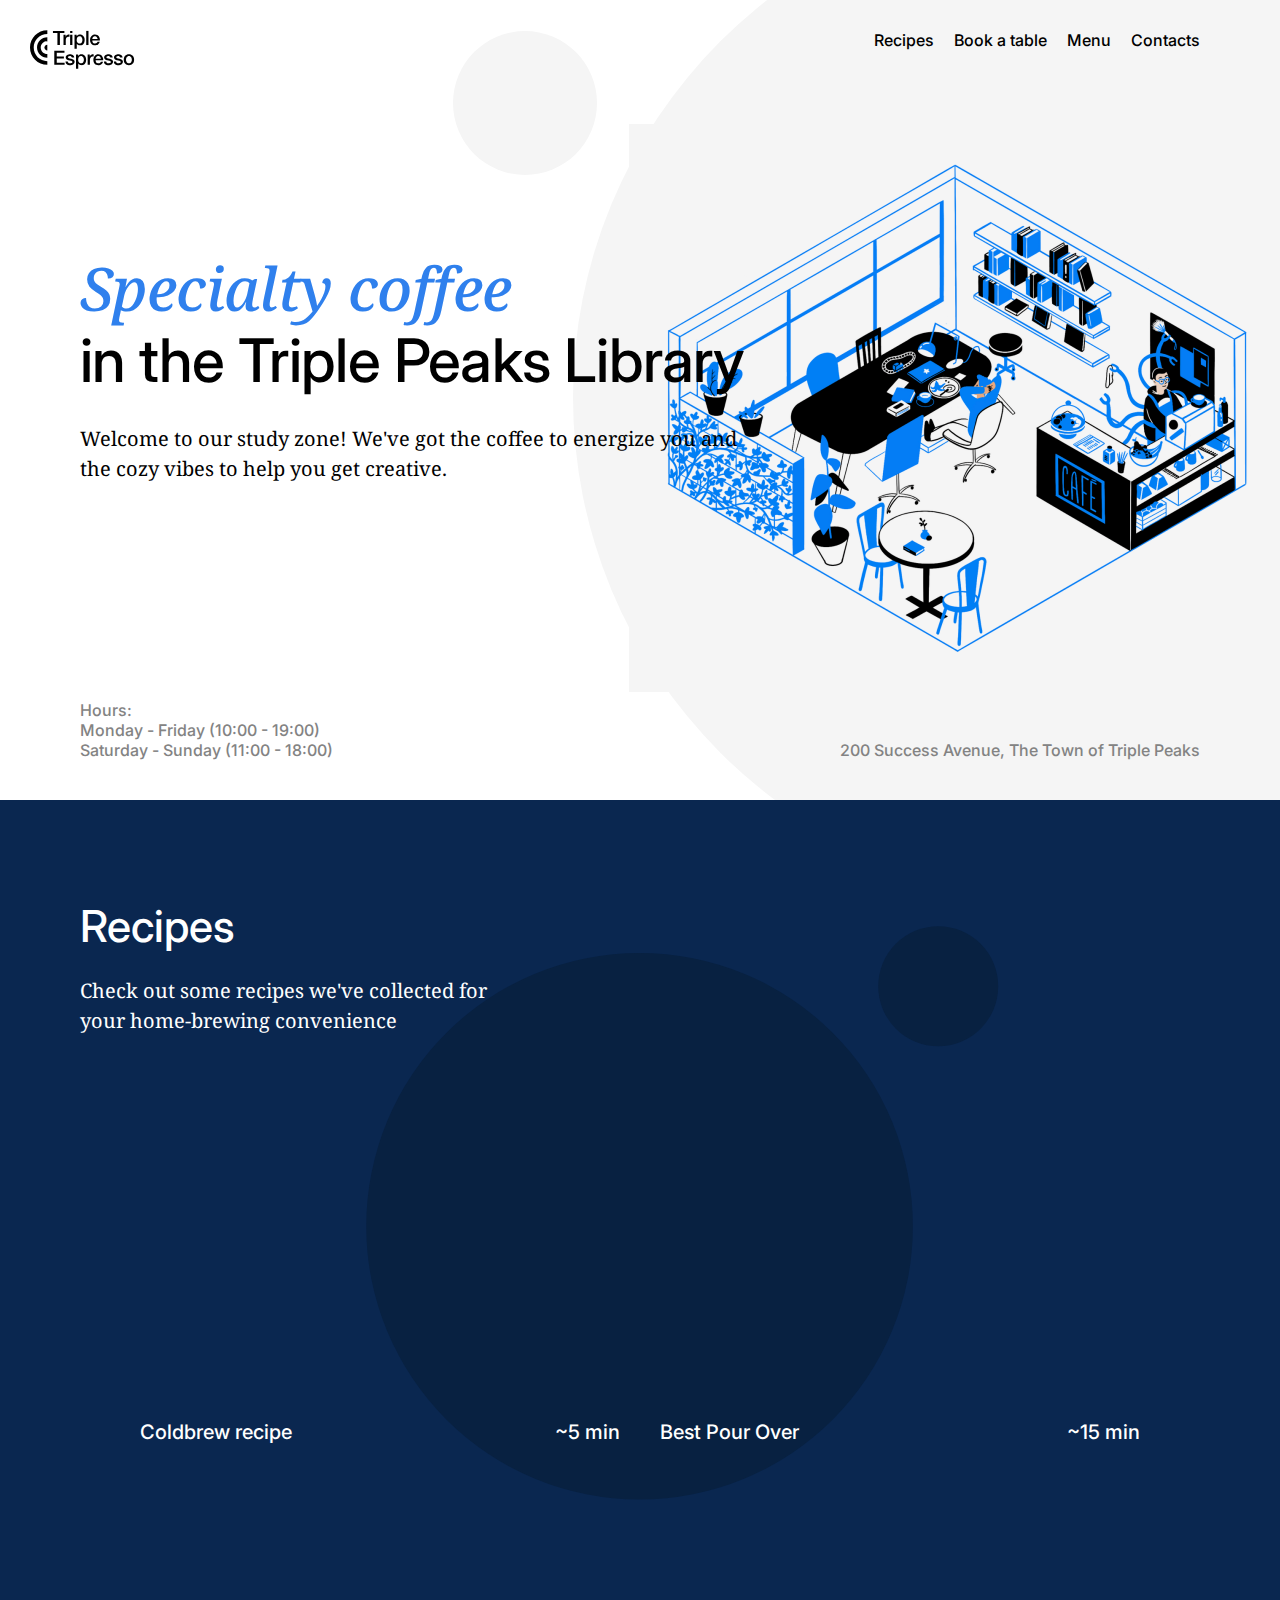
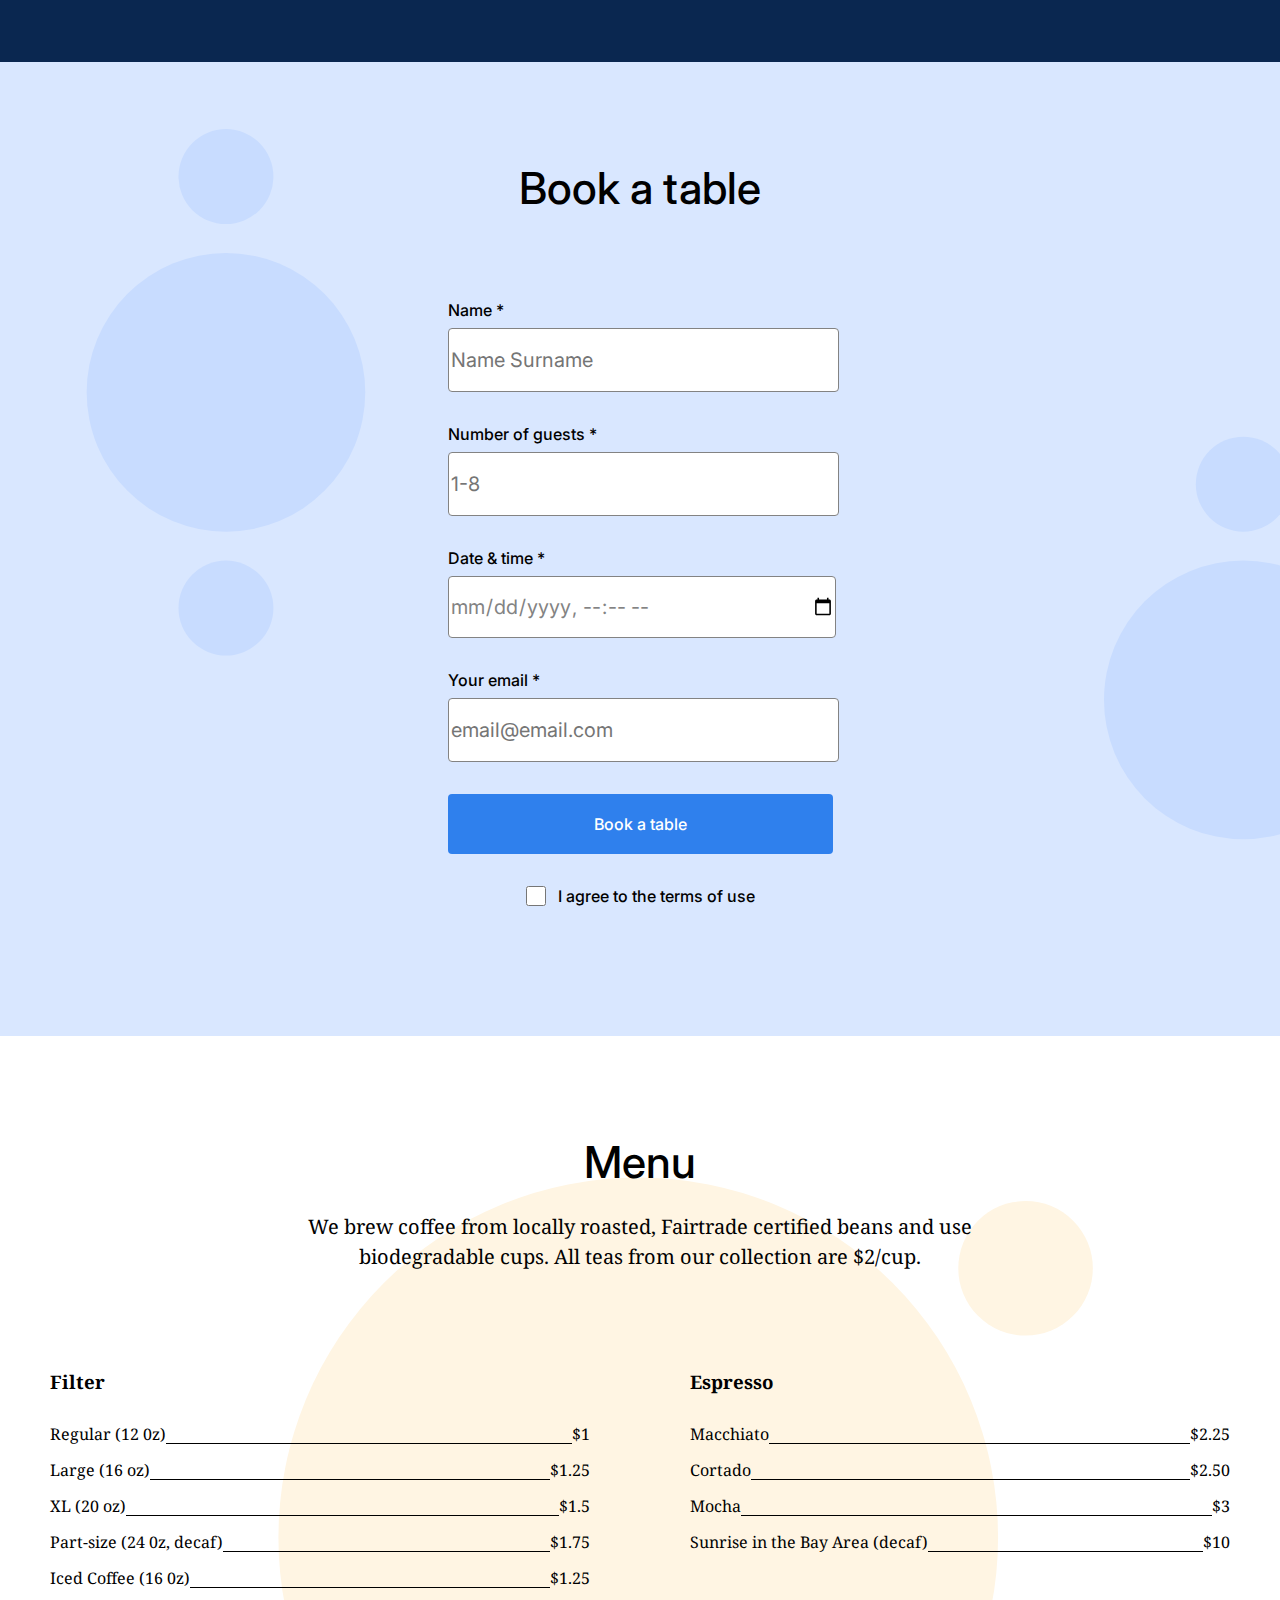
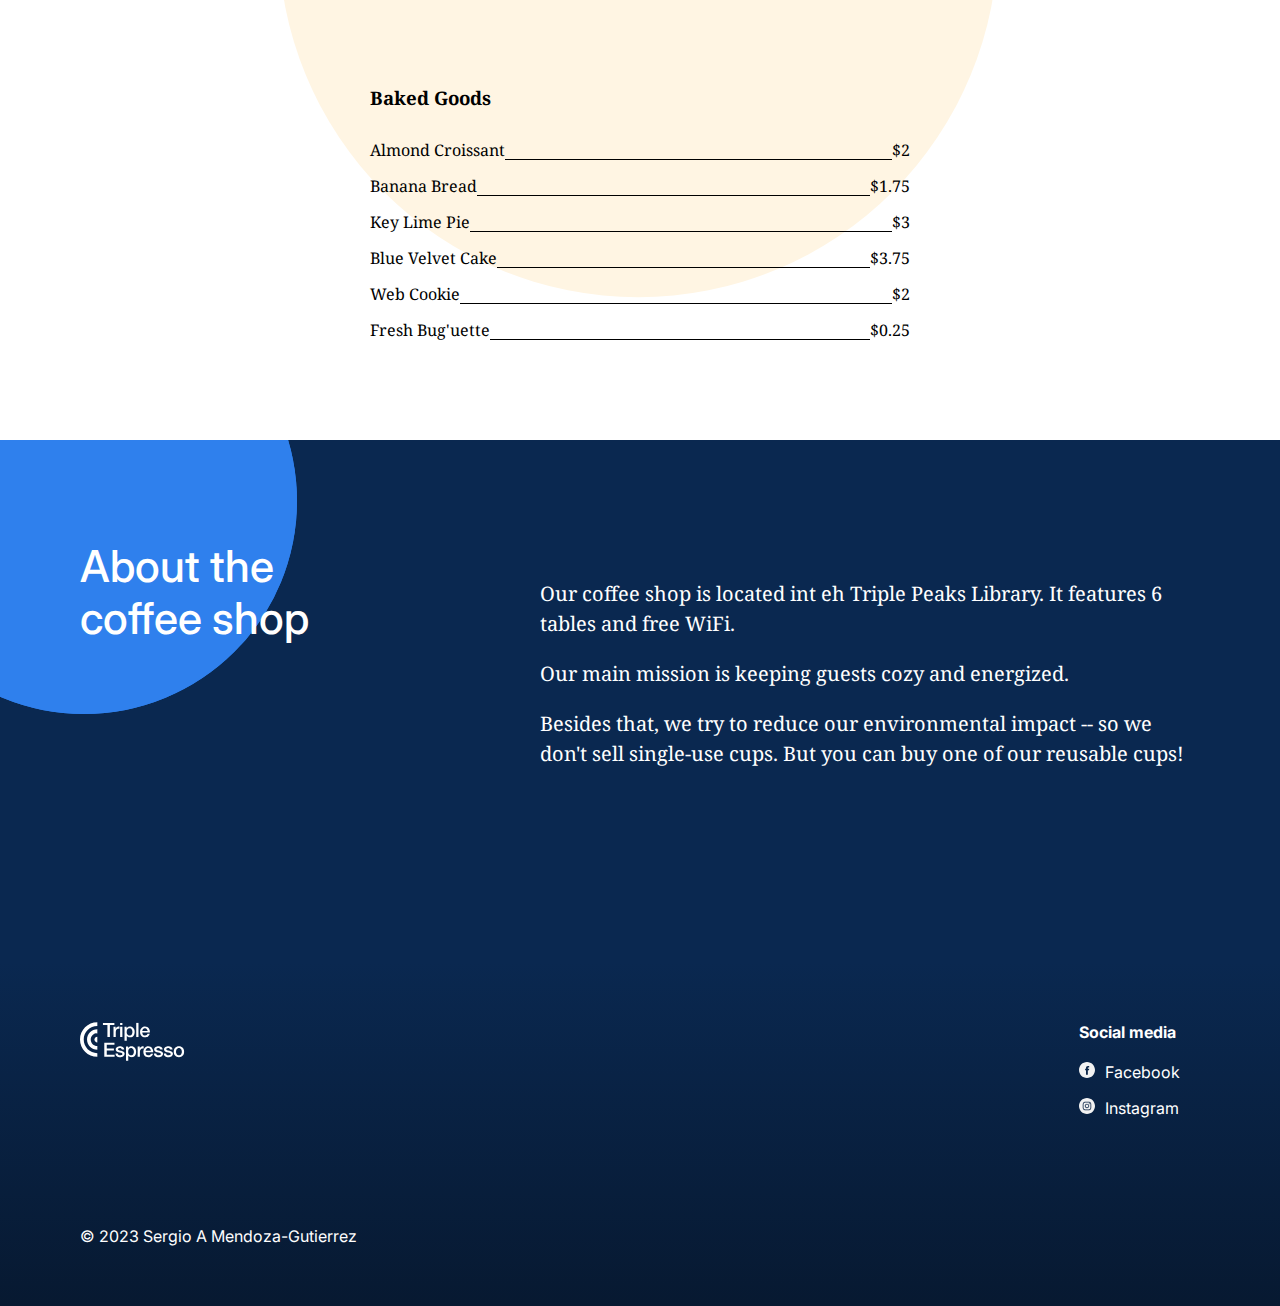
<file: index.html>
<!DOCTYPE html>
<html lang="en">
  <head>
    <meta charset="UTF-8" />
    <meta name="viewport" content="width=device-width, initial-scale=1.0" />
    <meta name="author" content="Sergio A Mendoza" />
    <meta
      name="description"
      content="Practicum 2nd project about a small thriving coffee shop"
    />
    <meta
      name="keywords"
      content="coffee, shop, coffee shop, bean, coffee bean, roast, coffee bean roaster, coffee grinder"
    />
    <title>Practicum Coffee Shop</title>
    <link rel="shortcut icon" href="favicon.ico" />
    <link rel="stylesheet" href="./pages/index.css" />
    <link rel="preconnect" href="https://fonts.googleapis.com" />
    <link rel="preconnect" href="https://fonts.gstatic.com" crossorigin />
    <link
      href="https://fonts.googleapis.com/css2?family=Inter:wght@400;500;700&family=Noto+Serif:ital@0;1&display=swap"
      rel="stylesheet"
    />
  </head>

  <body>
    <div class="page">
      <header class="header">
        <nav class="nav">
          <img
            src="./images/logo_coffeeshop_dark.svg"
            alt="Coffee Shop Logo"
            class="nav__logo"
          />
          <ul class="nav__links">
            <li>
              <a href="#recipes" class="nav__link">Recipes</a>
            </li>
            <li>
              <a href="#reservation" class="nav__link">Book a table</a>
            </li>
            <li>
              <a href="#menu" class="nav__link">Menu</a>
            </li>
            <li>
              <a href="#contacts" class="nav__link">Contacts</a>
            </li>
          </ul>
        </nav>
        <h1 class="header__title">
          <span class="header__span-accent">Specialty coffee</span>in the Triple
          Peaks Library
        </h1>
        <p class="header__description">
          Welcome to our study zone! We've got the coffee to energize you and
          the cozy vibes to help you get creative.
        </p>

        <img
          src="./images/inside_coffee_shop.png"
          alt="Illustration 'Inside the coffee shop'"
          class="header__image"
        />
        <!-- Need To Fix Last Line So it's on the same line as line 3-->
        <div class="header__footer">
          <div>
            <p class="header__paragraph">Hours:</p>
            <p class="header__paragraph">Monday - Friday (10:00 - 19:00)</p>
            <p class="header__paragraph">Saturday - Sunday (11:00 - 18:00)</p>
          </div>
          <p class="header__paragraph">
            200 Success Avenue, The Town of Triple Peaks
          </p>
        </div>
      </header>

      <!-- RECIPES SECTION-->
      <main class="content">
        <section id="recipes" class="recipes">
          <h2 class="recipes__title">Recipes</h2>
          <p class="recipes__subtitle">
            Check out some recipes we've collected for your home-brewing
            convenience
          </p>
          <div class="recipes__videos">
            <div>
              <iframe
                class="recipes__iframe"
                src="https://www.youtube.com/embed/v_qHWgmsPrw"
                title="A YouTube video"
                allowfullscreen
              >
              </iframe>
              <p class="recipes__video-caption">
                Coldbrew recipe <span>~5 min</span>
              </p>
            </div>

            <div>
              <iframe
                class="recipes__iframe"
                src="https://www.youtube.com/embed/5MfhHg64MS8"
                title="A YouTube video"
                allowfullscreen
              >
              </iframe>
              <p class="recipes__video-caption">
                Best Pour Over <span>~15 min</span>
              </p>
            </div>
          </div>
        </section>

        <section id="reservation" class="reservation">
          <h2 class="reservation__title">Book a table</h2>
          <form class="form reservation__form">
            <fieldset class="form__fieldset">
              <!--input for user name-->
              <label class="form__label" for="name">Name *</label>
              <input
                class="form__input"
                type="text"
                placeholder="Name Surname"
                id="name"
              />

              <!--input for number of guests-->
              <label class="form__label" for="guests">Number of guests *</label>
              <input
                class="form__input"
                type="number"
                placeholder="1-8"
                required
                id="guests"
              />

              <!--input for date and time of reservation-->
              <label class="form__label" for="date-time">Date & time *</label>
              <input
                class="form__input"
                type="datetime-local"
                required
                id="date-time"
              />

              <!--input for email-->
              <label class="form__label" for="email">Your email *</label>
              <input
                class="form__input"
                type="email"
                placeholder="email@email.com"
                required
                id="email"
              />

              <!--input button to submit reservation-->

              <button class="form__button" type="submit">Book a table</button>

              <!--checkbox to agree to terms of use-->

              <label
                class="form__label form__label_type_checkbox"
                for="checkbox"
              >
                <input
                  class="form__checkbox"
                  type="checkbox"
                  required
                  id="checkbox"
                />
                I agree to the terms of use
              </label>
            </fieldset>
          </form>
        </section>

        <!--MENU SECTION-->
        <section id="menu" class="menu">
          <h2 class="menu__title">Menu</h2>
          <p class="menu__subtitle">
            We brew coffee from locally roasted, Fairtrade certified beans and
            use biodegradable cups. All teas from our collection are $2/cup.
          </p>
          <div class="menu__cards">
            <div class="card">
              <!--Filter Card-->
              <h3 class="card__title">Filter</h3>
              <ul class="card__list-items">
                <li class="card__list-item">
                  Regular (12 0z)
                  <span class="card__list-divider"></span>
                  $1
                </li>
                <li class="card__list-item">
                  Large (16 oz)

                  <span class="card__list-divider"></span>
                  $1.25
                </li>
                <li class="card__list-item">
                  XL (20 oz)

                  <span class="card__list-divider"></span>
                  $1.5
                </li>
                <li class="card__list-item">
                  Part-size (24 0z, decaf)

                  <span class="card__list-divider"></span>
                  $1.75
                </li>
                <li class="card__list-item">
                  Iced Coffee (16 0z)

                  <span class="card__list-divider"></span>
                  $1.25
                </li>
              </ul>
            </div>

            <!--Espresso Card-->
            <div class="card">
              <h3 class="card__title">Espresso</h3>
              <ul class="card__list-items">
                <li class="card__list-item">
                  Macchiato

                  <span class="card__list-divider"></span>
                  $2.25
                </li>
                <li class="card__list-item">
                  Cortado

                  <span class="card__list-divider"></span>
                  $2.50
                </li>
                <li class="card__list-item">
                  Mocha

                  <span class="card__list-divider"></span>
                  $3
                </li>
                <li class="card__list-item">
                  Sunrise in the Bay Area (decaf)

                  <span class="card__list-divider"></span>
                  $10
                </li>
              </ul>
            </div>

            <!--Baked Goods Card-->
            <div class="card">
              <h3 class="card__title">Baked Goods</h3>
              <ul class="card__list-items">
                <li class="card__list-item">
                  Almond Croissant
                  <span class="card__list-divider"></span>
                  $2
                </li>
                <li class="card__list-item">
                  Banana Bread
                  <span class="card__list-divider"></span>
                  $1.75
                </li>
                <li class="card__list-item">
                  Key Lime Pie

                  <span class="card__list-divider"></span>
                  $3
                </li>
                <li class="card__list-item">
                  Blue Velvet Cake

                  <span class="card__list-divider"></span>
                  $3.75
                </li>
                <li class="card__list-item">
                  Web Cookie

                  <span class="card__list-divider"></span>
                  $2
                </li>
                <li class="card__list-item">
                  Fresh Bug'uette

                  <span class="card__list-divider"></span>
                  $0.25
                </li>
              </ul>
            </div>
          </div>
        </section>

        <!--ABOUT SECTION-->
        <section id="contacts" class="about">
          <h2 class="about__title">About the coffee shop</h2>
          <div class="about__content">
            <p class="about paragraph">
              Our coffee shop is located int eh Triple Peaks Library. It
              features 6 tables and free WiFi.
            </p>
            <p class="about paragraph">
              Our main mission is keeping guests cozy and energized.
            </p>
            <p class="about paragraph">
              Besides that, we try to reduce our environmental impact -- so we
              don't sell single-use cups. But you can buy one of our reusable
              cups!
            </p>
            <div class="about__circle"></div>
            <div class="about__circle about__circle_animation_blurred"></div>
          </div>
        </section>
      </main>

      <!--FOOTER-->
      <footer class="footer">
        <div class="footer__content">
          <img
            class="footer__logo"
            src="./images/logo_coffeeshop_light.svg"
            alt="White coffee shop logo"
          />
          <div>
            <h3 class="footer__social-heading">Social media</h3>
            <ul class="footer__list">
              <li class="footer__list-item">
                <a class="footer__social-link" href="#">
                  <img
                    class="footer__social-icon"
                    src="images/facebook_white.svg"
                    alt="Facebook Logo"
                  />
                  Facebook
                </a>
              </li>
              <li class="footer__list-item">
                <a class="footer__social-link" href="#">
                  <img
                    class="footer__social-icon"
                    src="images/instagram_white.svg"
                    alt="Instagram Logo"
                  />
                  Instagram
                </a>
              </li>
            </ul>
          </div>
        </div>
        <p class="footer__copyright">&copy; 2023 Sergio A Mendoza-Gutierrez</p>
      </footer>
    </div>
  </body>
</html>
</file>
<file: pages/index.css>
@import url("../vendor/normalize.css");
@import url("../blocks/page.css");
@import url("../blocks/header.css");
@import url("../blocks/nav.css");
@import url("../blocks/recipes.css");
@import url("../blocks/reservation.css");
@import url("../blocks/form.css");
@import url("../blocks/menu.css");
@import url("../blocks/card.css");
@import url("../blocks/about.css");
@import url("../blocks/footer.css");
</file>
